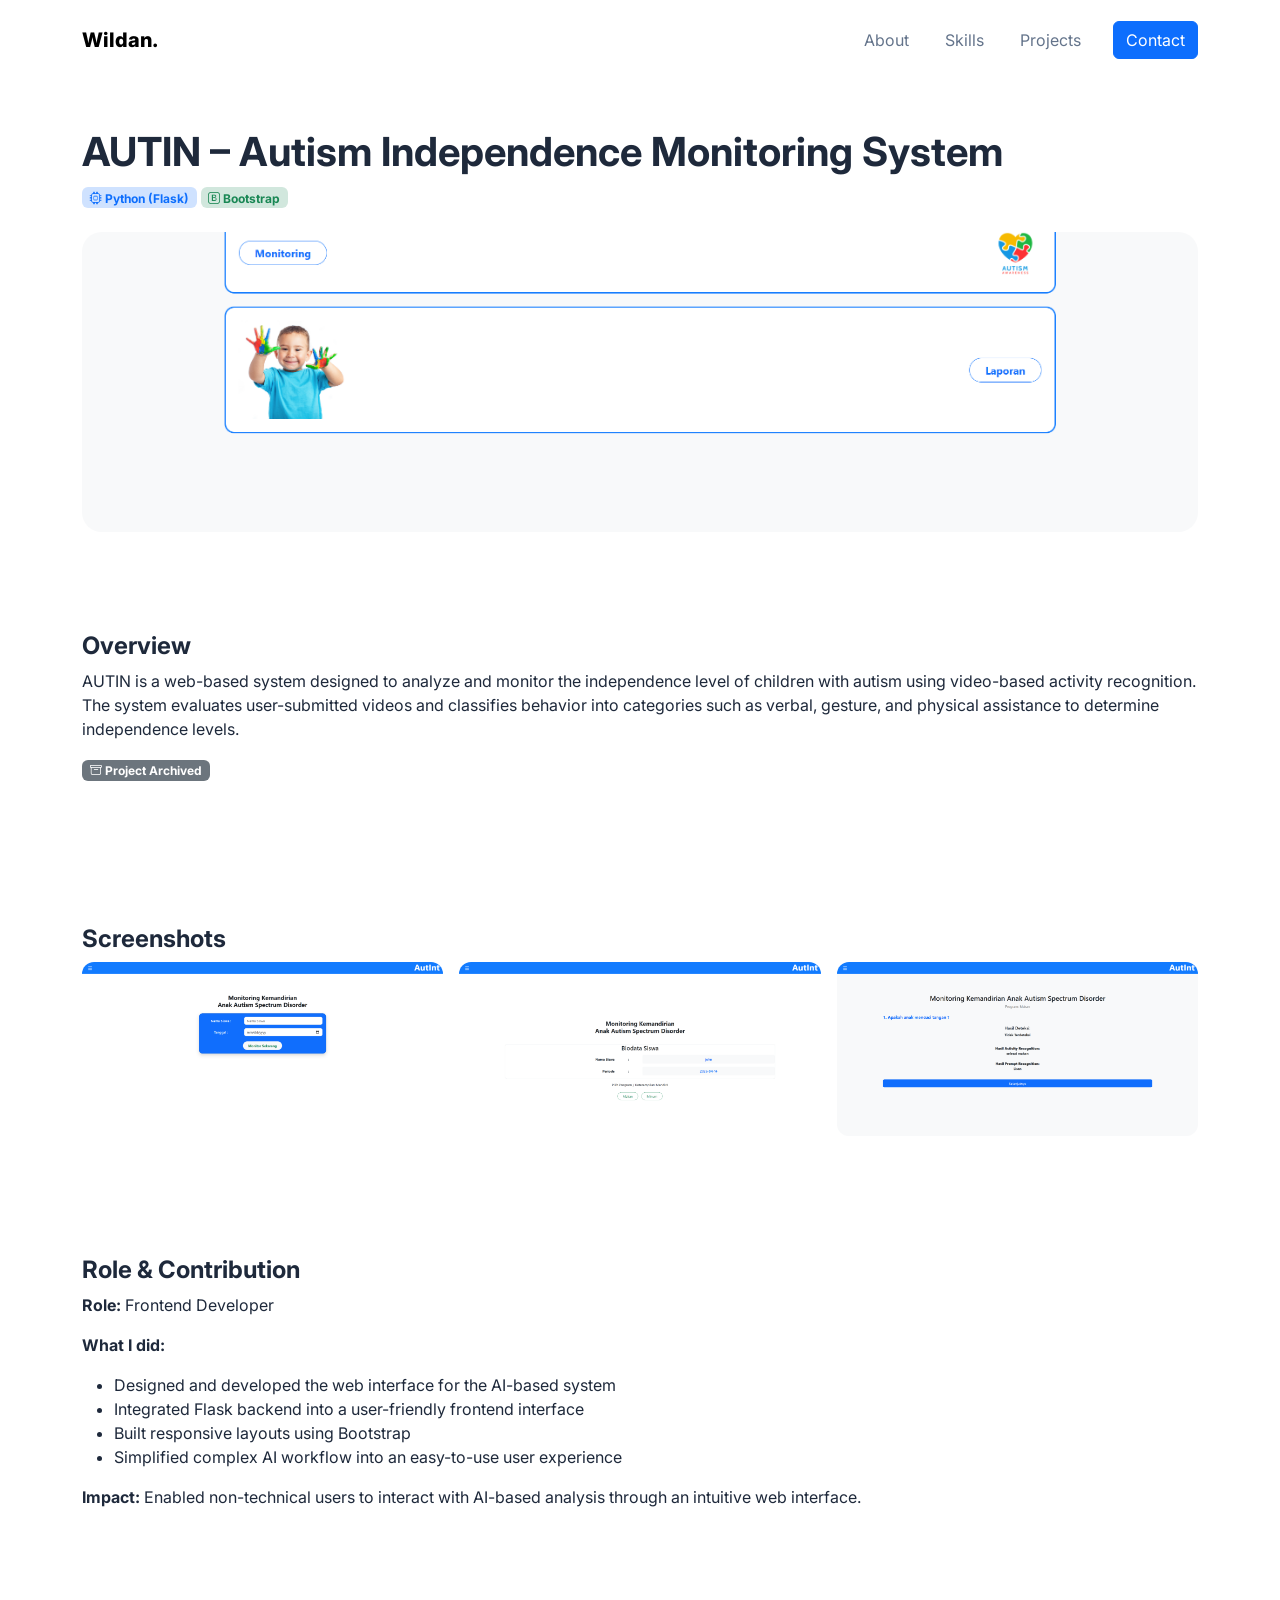
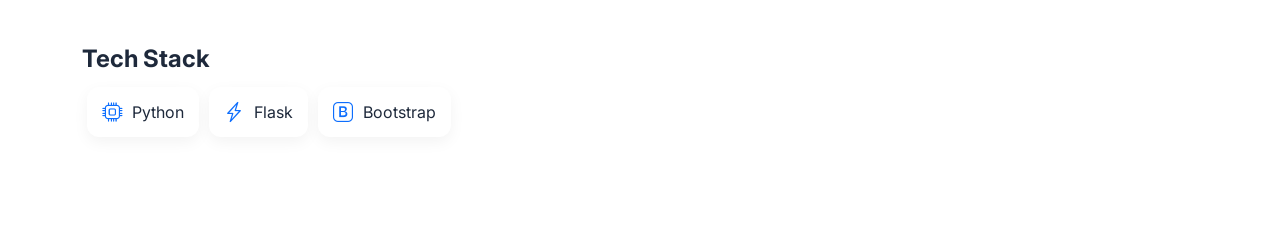
<file: Projects/project-autin.html>
<!DOCTYPE html>
<html lang="en">
<head>
  <meta charset="UTF-8">
  <meta name="viewport" content="width=device-width, initial-scale=1.0">
  <title>AUTIN Project - Wildan Azky</title>

  <!-- Bootstrap -->
  <link href="https://cdn.jsdelivr.net/npm/bootstrap@5.3.3/dist/css/bootstrap.min.css" rel="stylesheet">
  
  <!-- Fonts -->
  <link href="https://fonts.googleapis.com/css2?family=Inter:wght@300;400;600;700&display=swap" rel="stylesheet">

  <!-- Icons -->
  <link href="https://cdn.jsdelivr.net/npm/bootstrap-icons@1.11.3/font/bootstrap-icons.css" rel="stylesheet">

  <!-- CUSTOM CSS -->
  <link rel="stylesheet" href="../assets/css/style-detail.css">
</head>
<body>
    
<!-- NAVBAR -->
<nav class="navbar navbar-expand-lg bg-white sticky-top">
  <div class="container">
    <a class="navbar-brand" href="../index.html">Wildan.</a>

    <button class="navbar-toggler" data-bs-toggle="collapse" data-bs-target="#nav">
      <span class="navbar-toggler-icon"></span>
    </button>

    <div class="collapse navbar-collapse" id="nav">
      <ul class="navbar-nav ms-auto align-items-lg-center">
        <li><a class="nav-link" href="../index.html#about">About</a></li>
        <li><a class="nav-link" href="../index.html#skills">Skills</a></li>
        <li><a class="nav-link" href="../index.html#projects">Projects</a></li>
        <li><a href="../index.html#contact" class="btn btn-primary ms-lg-4">Contact</a></li>
      </ul>
    </div>
  </div>
</nav>

<div class="container py-5">

  <h1 class="fw-bold mb-2">AUTIN – Autism Independence Monitoring System</h1>

  <!-- TECH BADGE -->
  <div class="mb-4">
    <span class="badge bg-primary-subtle text-primary">
      <i class="bi bi-cpu"></i> Python (Flask)
    </span>
    <span class="badge bg-success-subtle text-success">
      <i class="bi bi-bootstrap"></i> Bootstrap
    </span>
  </div>

  <!-- HERO IMAGE -->
  <div class="hero-banner">
    <img src="../assets/img/autin-thumbnail.png" alt="AUTIN Project">
  </div>

  <!-- OVERVIEW -->
  <div class="section">
    <h4 class="fw-bold">Overview</h4>
    <p>
      AUTIN is a web-based system designed to analyze and monitor the independence level of children with autism using video-based activity recognition. 
      The system evaluates user-submitted videos and classifies behavior into categories such as verbal, gesture, and physical assistance to determine independence levels.
    </p>
      <!-- WEBSITE / STATUS -->
    <div class="mb-4">
      <span class="badge bg-secondary">
        <i class="bi bi-archive"></i> Project Archived
      </span>
    </div>
  </div>


  <!-- GALLERY -->
  <div class="section">
    <h4 class="fw-bold">Screenshots</h4>
    <div class="row g-3">
      <div class="col-md-4">
        <img src="../assets/img/autin-project/autint-ss (1).png" class="img-fluid gallery-img">
      </div>
      <div class="col-md-4">
        <img src="../assets/img/autin-project/autint-ss (2).png" class="img-fluid gallery-img">
      </div>
      <div class="col-md-4">
        <img src="../assets/img/autin-project/autint-ss (3).png" class="img-fluid gallery-img">
      </div>
    </div>
  </div>

  <!-- ROLE & CONTRIBUTION -->
  <div class="section">
    <h4 class="fw-bold">Role & Contribution</h4>

    <p><strong>Role:</strong> Frontend Developer</p>

    <p><strong>What I did:</strong></p>
    <ul>
      <li>Designed and developed the web interface for the AI-based system</li>
      <li>Integrated Flask backend into a user-friendly frontend interface</li>
      <li>Built responsive layouts using Bootstrap</li>
      <li>Simplified complex AI workflow into an easy-to-use user experience</li>
    </ul>

    <p><strong>Impact:</strong> Enabled non-technical users to interact with AI-based analysis through an intuitive web interface.</p>
  </div>

  <!-- TECH STACK -->
  <div class="section">
    <h4 class="fw-bold">Tech Stack</h4>
    <div class="d-flex flex-wrap">
      <div class="tech-card">
        <i class="bi bi-cpu tech-icon"></i>
        <span>Python</span>
      </div>
      <div class="tech-card">
        <i class="bi bi-lightning-charge tech-icon"></i>
        <span>Flask</span>
      </div>
      <div class="tech-card">
        <i class="bi bi-bootstrap tech-icon"></i>
        <span>Bootstrap</span>
      </div>
    </div>
  </div>

</div>

<!-- Bootstrap JS -->
<script src="https://cdn.jsdelivr.net/npm/bootstrap@5.3.3/dist/js/bootstrap.bundle.min.js"></script>

</body>
</html>
</file>
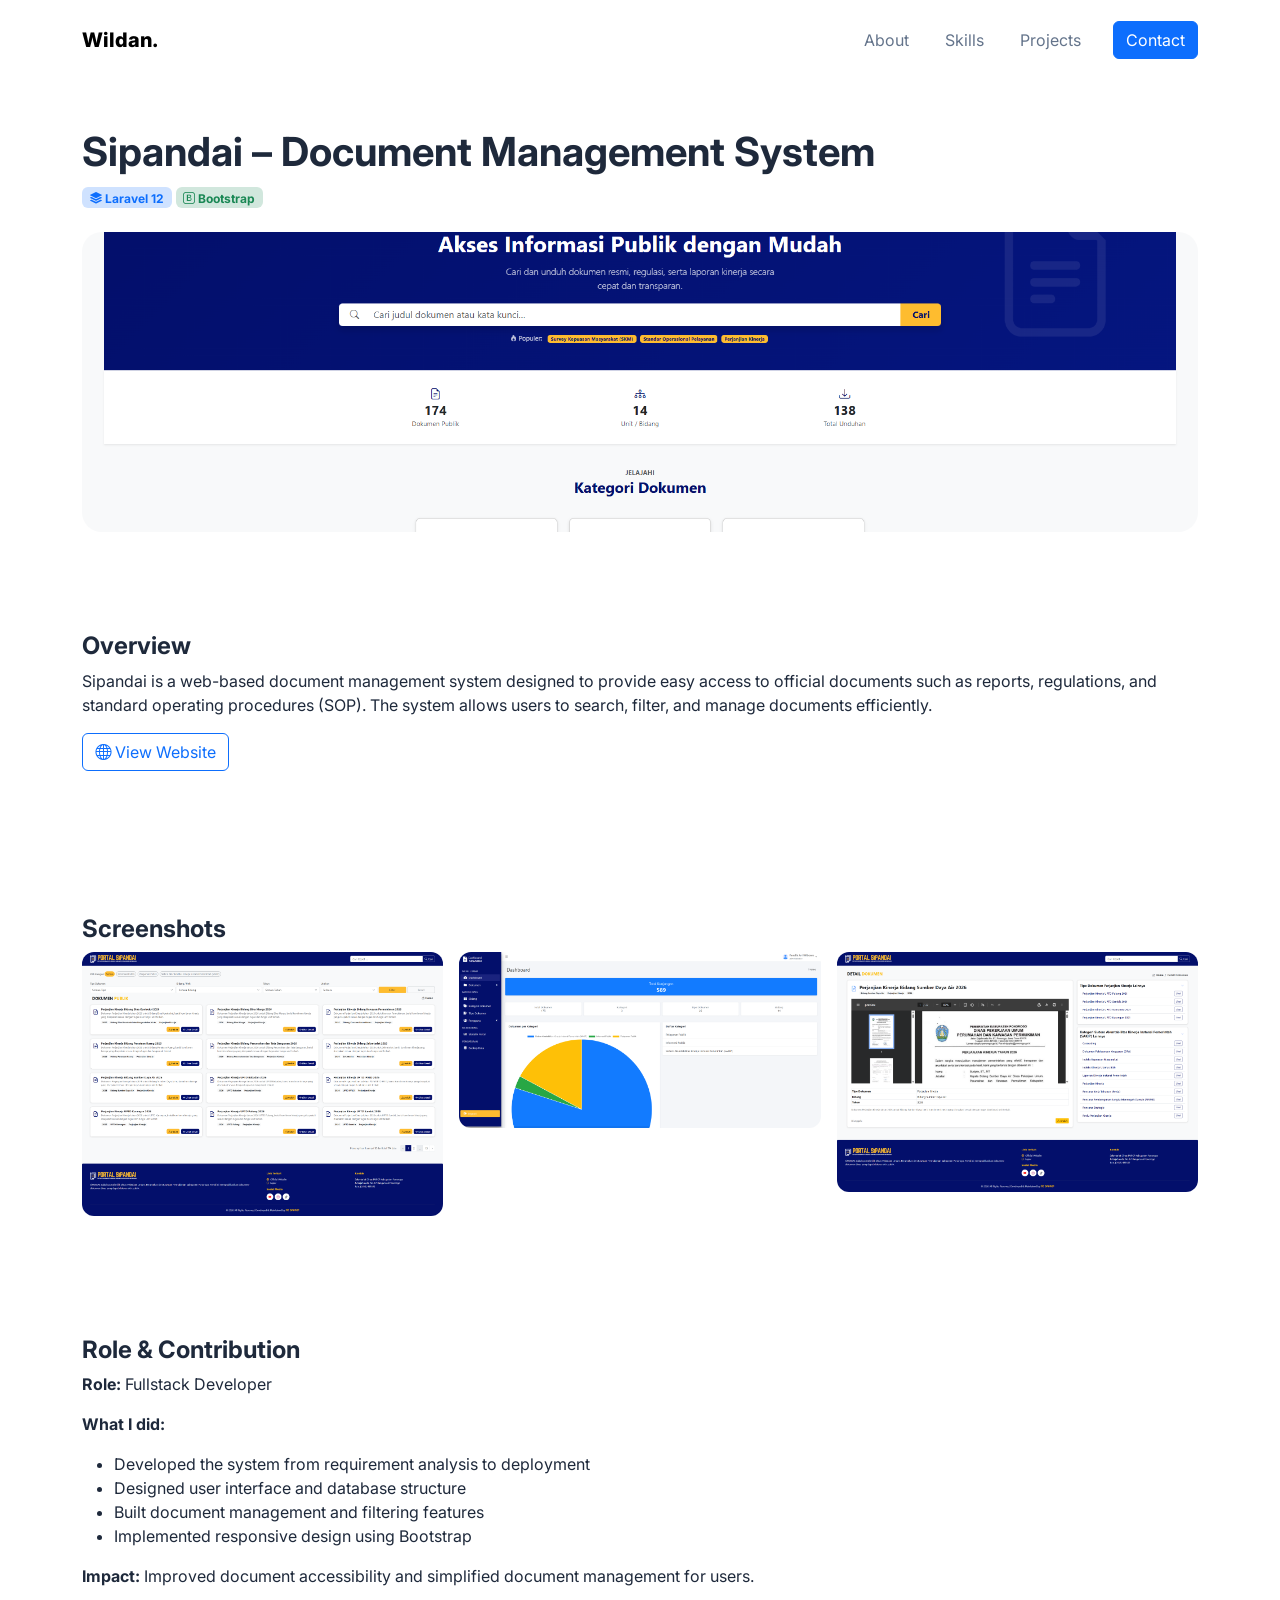
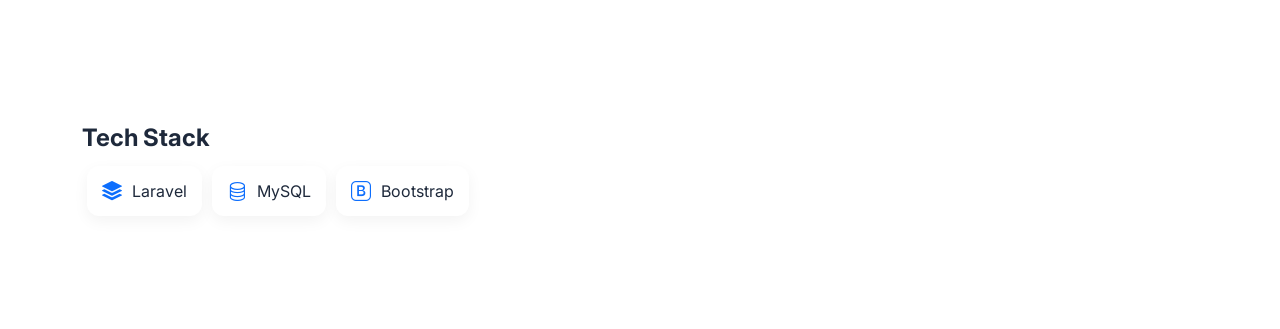
<file: Projects/project-sipandai.html>
<!DOCTYPE html>
<html lang="en">
<head>
  <meta charset="UTF-8">
  <meta name="viewport" content="width=device-width, initial-scale=1.0">
  <title>Sipandai Project - Wildan Azky</title>

  <!-- Bootstrap -->
  <link href="https://cdn.jsdelivr.net/npm/bootstrap@5.3.3/dist/css/bootstrap.min.css" rel="stylesheet">
  
  <!-- Fonts -->
  <link href="https://fonts.googleapis.com/css2?family=Inter:wght@300;400;600;700&display=swap" rel="stylesheet">

  <!-- Icons -->
  <link href="https://cdn.jsdelivr.net/npm/bootstrap-icons@1.11.3/font/bootstrap-icons.css" rel="stylesheet">

  <!-- CUSTOM CSS -->
  <link rel="stylesheet" href="../assets/css/style-detail.css">
</head>
<body>

<!-- NAVBAR -->
<nav class="navbar navbar-expand-lg bg-white sticky-top">
  <div class="container">
    <a class="navbar-brand" href="../index.html">Wildan.</a>

    <button class="navbar-toggler" data-bs-toggle="collapse" data-bs-target="#nav">
      <span class="navbar-toggler-icon"></span>
    </button>

    <div class="collapse navbar-collapse" id="nav">
      <ul class="navbar-nav ms-auto align-items-lg-center">
        <li><a class="nav-link" href="../index.html#about">About</a></li>
        <li><a class="nav-link" href="../index.html#skills">Skills</a></li>
        <li><a class="nav-link" href="../index.html#projects">Projects</a></li>
        <li><a href="../index.html#contact" class="btn btn-primary ms-lg-4">Contact</a></li>
      </ul>
    </div>
  </div>
</nav>

<div class="container py-5">

  <h1 class="fw-bold mb-2">Sipandai – Document Management System</h1>

  <!-- TECH BADGE -->
  <div class="mb-4">
    <span class="badge bg-primary-subtle text-primary">
      <i class="bi bi-stack"></i> Laravel 12
    </span>
    <span class="badge bg-success-subtle text-success">
      <i class="bi bi-bootstrap"></i> Bootstrap
    </span>
  </div>

  <!-- HERO IMAGE -->
  <div class="hero-banner">
    <img src="../assets/img/sipanda-thumbnail.png" alt="Sipandai Project">
  </div>

  <!-- OVERVIEW -->
  <div class="section">
    <h4 class="fw-bold">Overview</h4>
    <p>
      Sipandai is a web-based document management system designed to provide easy access to official documents such as reports, regulations, and standard operating procedures (SOP). 
      The system allows users to search, filter, and manage documents efficiently.
    </p>
      <!-- WEBSITE LINK -->
    <div class="mb-4">
      <a href="https://sipandai.devwilz.com/" target="_blank" class="btn btn-outline-primary">
        <i class="bi bi-globe"></i> View Website
      </a>
    </div>
  </div>
  

  <!-- GALLERY -->
  <div class="section">
    <h4 class="fw-bold">Screenshots</h4>
    <div class="row g-3">
      <div class="col-md-4">
        <img src="../assets/img/sipandai-project/sipandai (1).png" class="img-fluid gallery-img">
      </div>
      <div class="col-md-4">
        <img src="../assets/img/sipandai-project/sipandai (2).png" class="img-fluid gallery-img">
      </div>
      <div class="col-md-4">
        <img src="../assets/img/sipandai-project/sipandai (3).png" class="img-fluid gallery-img">
      </div>
    </div>
  </div>

  <!-- ROLE & CONTRIBUTION -->
  <div class="section">
    <h4 class="fw-bold">Role & Contribution</h4>

    <p><strong>Role:</strong> Fullstack Developer</p>

    <p><strong>What I did:</strong></p>
    <ul>
      <li>Developed the system from requirement analysis to deployment</li>
      <li>Designed user interface and database structure</li>
      <li>Built document management and filtering features</li>
      <li>Implemented responsive design using Bootstrap</li>
    </ul>

    <p><strong>Impact:</strong> Improved document accessibility and simplified document management for users.</p>
  </div>

  <!-- TECH STACK -->
  <div class="section">
    <h4 class="fw-bold">Tech Stack</h4>
    <div class="d-flex flex-wrap">
      <div class="tech-card">
        <i class="bi bi-stack tech-icon"></i>
        <span>Laravel</span>
      </div>
      <div class="tech-card">
        <i class="bi bi-database tech-icon"></i>
        <span>MySQL</span>
      </div>
      <div class="tech-card">
        <i class="bi bi-bootstrap tech-icon"></i>
        <span>Bootstrap</span>
      </div>
    </div>
  </div>

</div>

<!-- Bootstrap JS -->
<script src="https://cdn.jsdelivr.net/npm/bootstrap@5.3.3/dist/js/bootstrap.bundle.min.js"></script>

</body>
</html>
</file>
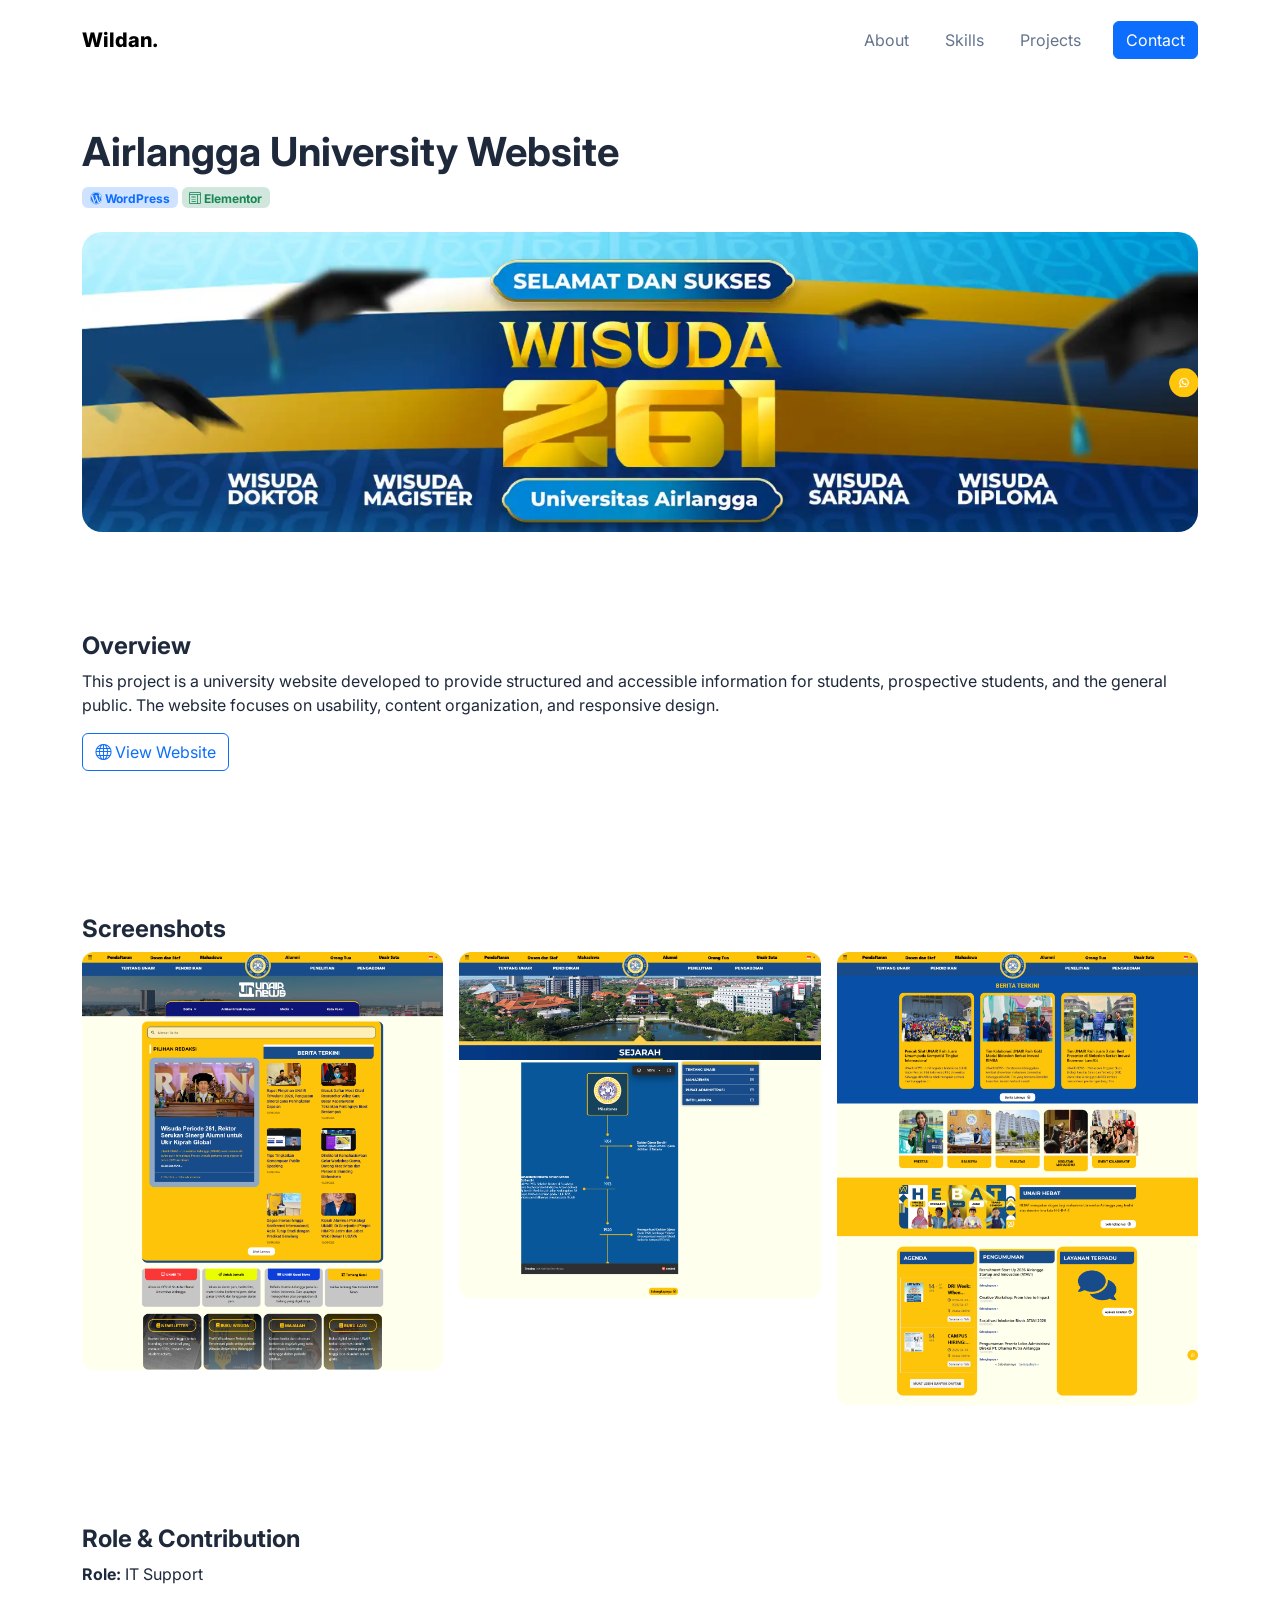
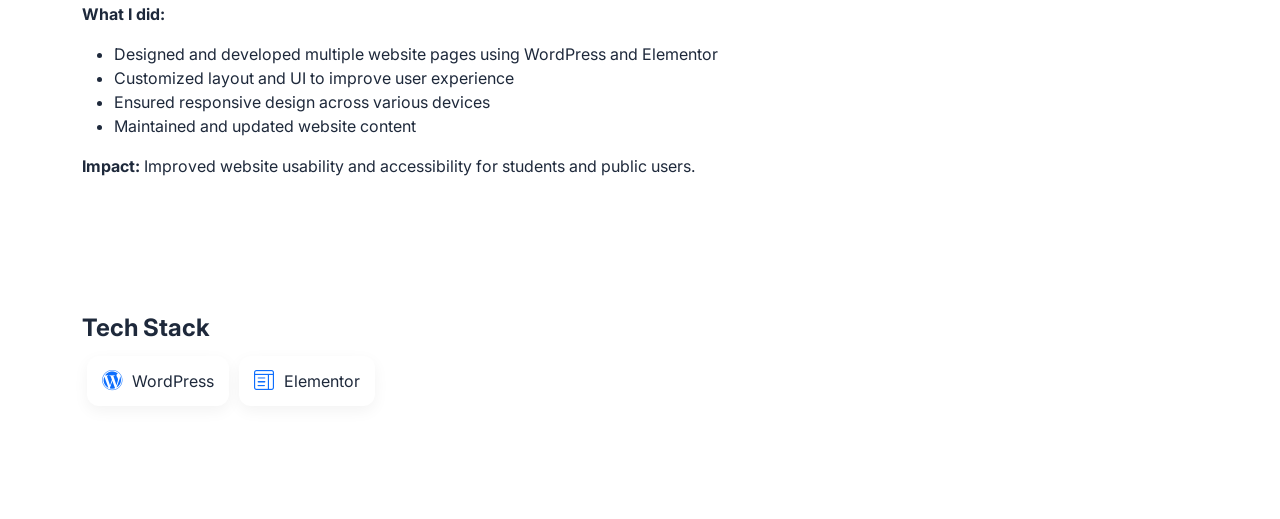
<file: Projects/project-unair.html>
<!DOCTYPE html>
<html lang="en">
<head>
  <meta charset="UTF-8">
  <meta name="viewport" content="width=device-width, initial-scale=1.0">
  <title>UNAIR Project - Wildan Azky</title>

  <!-- Bootstrap -->
  <link href="https://cdn.jsdelivr.net/npm/bootstrap@5.3.3/dist/css/bootstrap.min.css" rel="stylesheet">
  
  <!-- Fonts -->
  <link href="https://fonts.googleapis.com/css2?family=Inter:wght@300;400;600;700&display=swap" rel="stylesheet">

  <!-- Icons -->
  <link href="https://cdn.jsdelivr.net/npm/bootstrap-icons@1.11.3/font/bootstrap-icons.css" rel="stylesheet">

  <!-- CUSTOM CSS -->
  <link rel="stylesheet" href="../assets/css/style-detail.css">
</head>
<body>

<!-- NAVBAR -->
<nav class="navbar navbar-expand-lg bg-white sticky-top">
  <div class="container">
    <a class="navbar-brand" href="../index.html">Wildan.</a>

    <button class="navbar-toggler" data-bs-toggle="collapse" data-bs-target="#nav">
      <span class="navbar-toggler-icon"></span>
    </button>

    <div class="collapse navbar-collapse" id="nav">
      <ul class="navbar-nav ms-auto align-items-lg-center">
        <li><a class="nav-link" href="../index.html#about">About</a></li>
        <li><a class="nav-link" href="../index.html#skills">Skills</a></li>
        <li><a class="nav-link" href="../index.html#projects">Projects</a></li>
        <li><a href="../index.html#contact" class="btn btn-primary ms-lg-4">Contact</a></li>
      </ul>
    </div>
  </div>
</nav>

<div class="container py-5">

  <h1 class="fw-bold mb-2">Airlangga University Website</h1>

  <!-- TECH BADGE -->
  <div class="mb-4">
    <span class="badge bg-primary-subtle text-primary">
      <i class="bi bi-wordpress"></i> WordPress
    </span>
    <span class="badge bg-success-subtle text-success">
      <i class="bi bi-layout-text-window"></i> Elementor
    </span>
  </div>

  <!-- HERO IMAGE -->
  <div class="hero-banner">
    <img src="../assets/img/unair-thumbnail.png" alt="UNAIR Project">
  </div>

  <!-- OVERVIEW -->
  <div class="section">
    <h4 class="fw-bold">Overview</h4>
    <p>
      This project is a university website developed to provide structured and accessible information for students, prospective students, and the general public. 
      The website focuses on usability, content organization, and responsive design.
    </p>
      <!-- WEBSITE LINK -->
    <div class="mb-4">
      <a href="https://unair.ac.id/" target="_blank" class="btn btn-outline-primary">
        <i class="bi bi-globe"></i> View Website
      </a>
    </div>
  </div>



  <!-- GALLERY -->
  <div class="section">
    <h4 class="fw-bold">Screenshots</h4>
    <div class="row g-3">
      <div class="col-md-4">
        <img src="../assets/img/unair-project/unair (1).png" class="img-fluid gallery-img">
      </div>
      <div class="col-md-4">
        <img src="../assets/img/unair-project/unair (2).png" class="img-fluid gallery-img">
      </div>
      <div class="col-md-4">
        <img src="../assets/img/unair-project/unair (3).png" class="img-fluid gallery-img">
      </div>
    </div>
  </div>

  <!-- ROLE & CONTRIBUTION -->
  <div class="section">
    <h4 class="fw-bold">Role & Contribution</h4>

    <p><strong>Role:</strong> IT Support</p>

    <p><strong>What I did:</strong></p>
    <ul>
      <li>Designed and developed multiple website pages using WordPress and Elementor</li>
      <li>Customized layout and UI to improve user experience</li>
      <li>Ensured responsive design across various devices</li>
      <li>Maintained and updated website content</li>
    </ul>

    <p><strong>Impact:</strong> Improved website usability and accessibility for students and public users.</p>
  </div>

  <!-- TECH STACK -->
  <div class="section">
    <h4 class="fw-bold">Tech Stack</h4>
    <div class="d-flex flex-wrap">
      <div class="tech-card">
        <i class="bi bi-wordpress tech-icon"></i>
        <span>WordPress</span>
      </div>
      <div class="tech-card">
        <i class="bi bi-layout-text-window tech-icon"></i>
        <span>Elementor</span>
      </div>
    </div>
  </div>

</div>

<!-- Bootstrap JS -->
<script src="https://cdn.jsdelivr.net/npm/bootstrap@5.3.3/dist/js/bootstrap.bundle.min.js"></script>

</body>
</html>
</file>
<file: assets/css/style-detail.css>
body {
    font-family: 'Inter', sans-serif;
    background: #ffffff;
    color: #1e293b;
}

/* NAVBAR */
.navbar {
    padding: 20px 0;
}
.navbar-brand {
    font-weight: 800;
}
.nav-link {
    color: #64748b !important;
    margin-left: 20px;
}
.nav-link:hover {
    color: #0d6efd !important;
}

/* SECTION */
.section {
    padding: 60px 0;
}

/* GALLERY */
.gallery-img {
    border-radius: 12px;
    transition: 0.3s;
}
.gallery-img:hover {
    transform: scale(1.03);
}

/* TECH STACK */
.tech-card {
    display: flex;
    align-items: center;
    gap: 10px;
    background: #fff;
    border-radius: 12px;
    padding: 10px 15px;
    box-shadow: 0 5px 15px rgba(0,0,0,0.05);
    margin: 5px;
}
.tech-icon {
    font-size: 20px;
    color: #0d6efd;
}

/* HERO IMAGE */
.hero-banner {
    height: 300px;
    border-radius: 20px;
    overflow: hidden;
    margin-bottom: 40px;
}
.hero-banner img {
    width: 100%;
    height: 100%;
    object-fit: cover;
}
</file>
